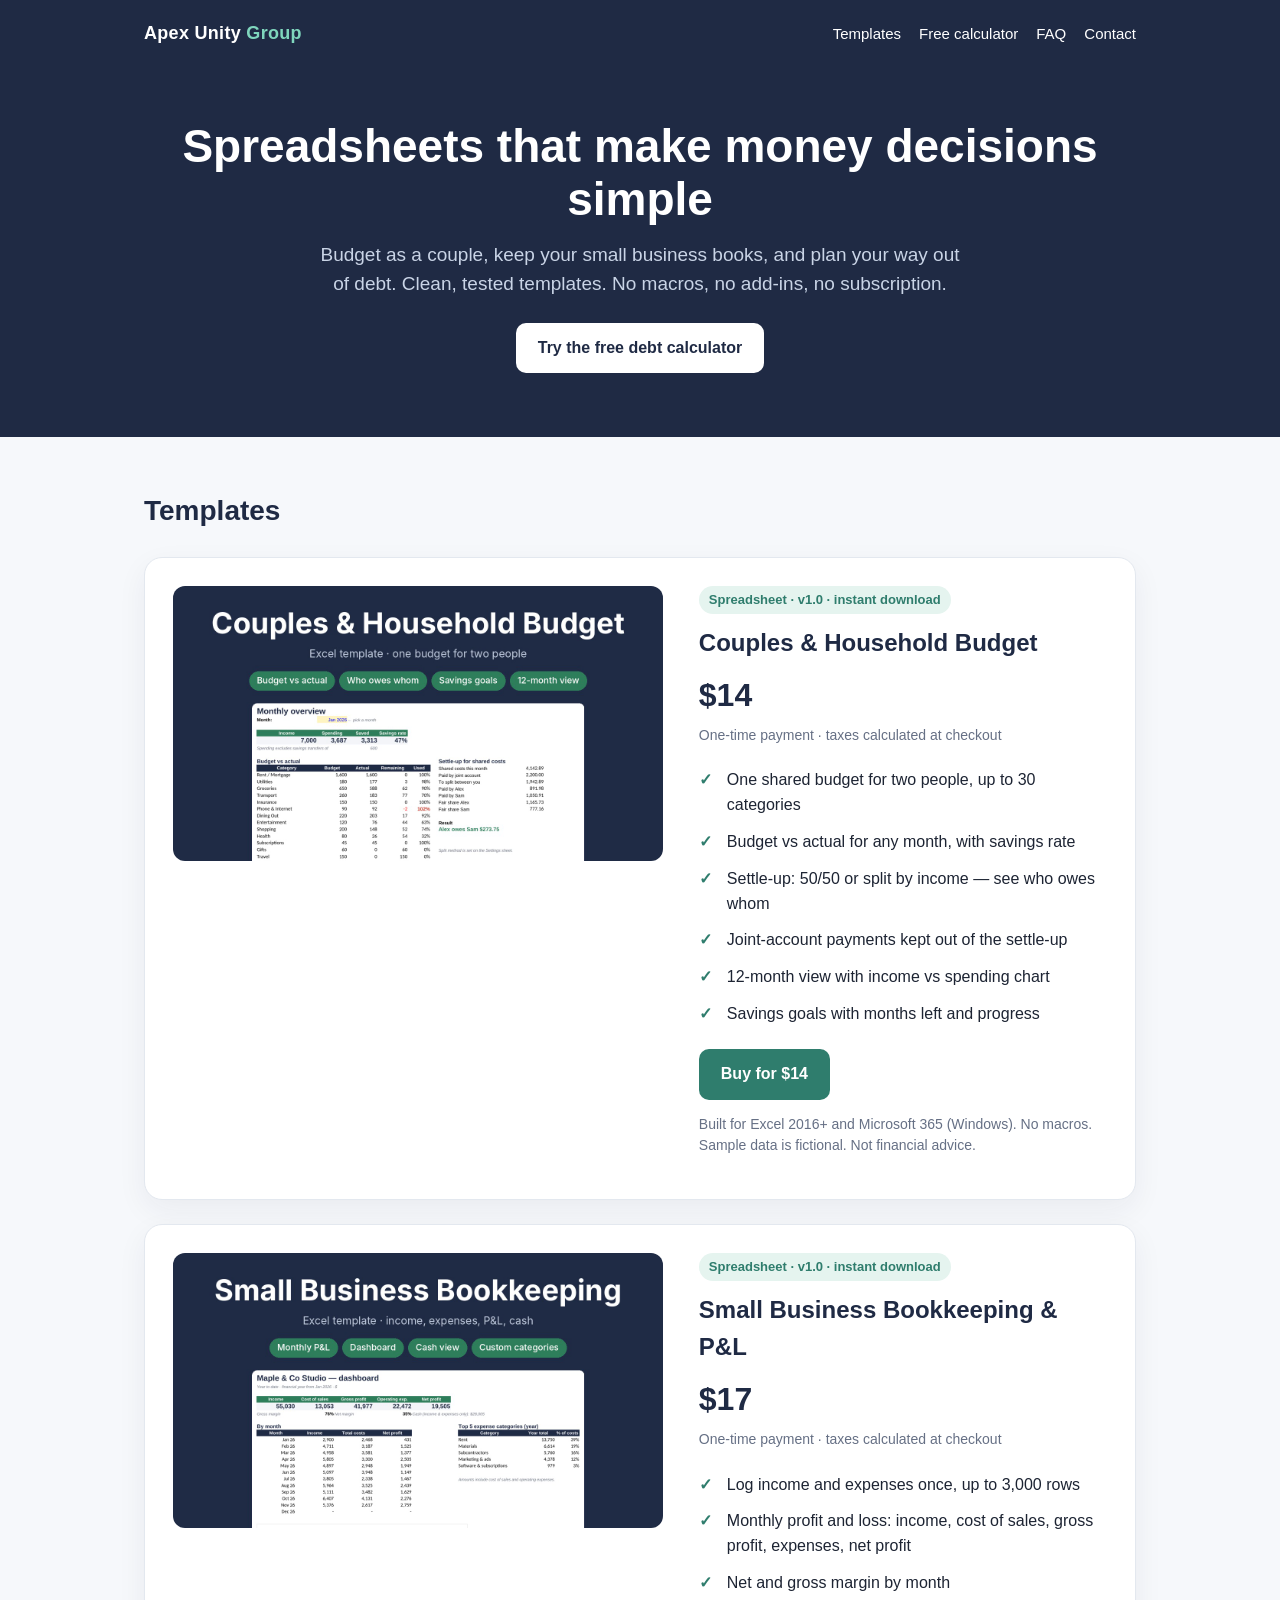
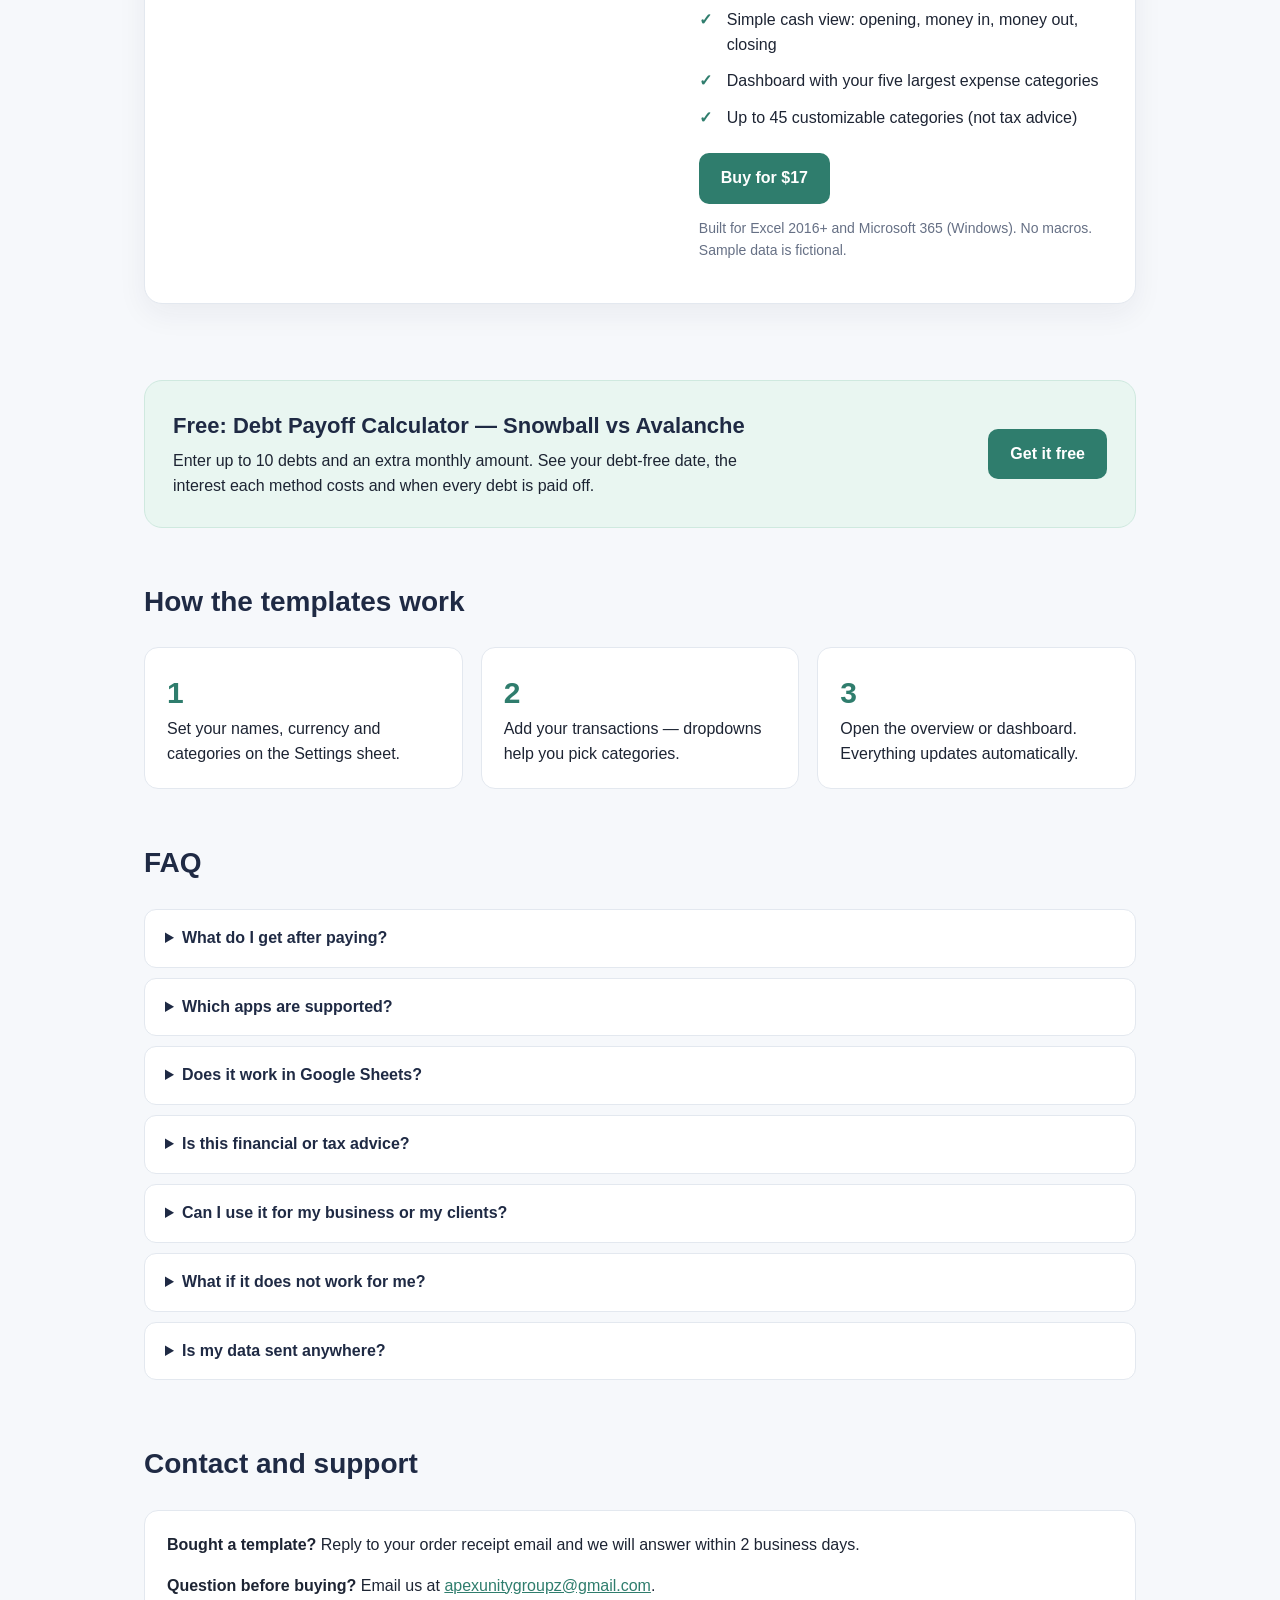
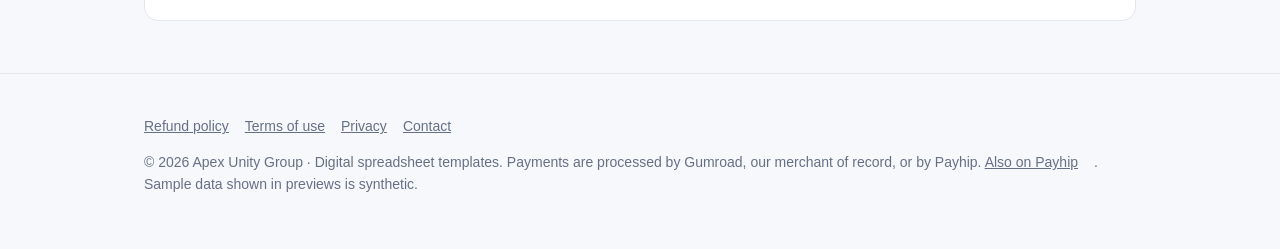
<file: index.html>
<!DOCTYPE html>
<html lang="en">
<head>
<meta charset="utf-8">
<meta name="viewport" content="width=device-width, initial-scale=1">
<title>Apex Unity Group — budget and bookkeeping spreadsheet templates</title>
<meta name="description" content="Simple, tested spreadsheet templates: a couples budget, small business bookkeeping with P&L, and a free debt payoff calculator. No macros.">
<meta property="og:title" content="Apex Unity Group — budget and bookkeeping spreadsheet templates">
<meta property="og:description" content="Simple, tested spreadsheet templates: a couples budget, small business bookkeeping with P&L, and a free debt payoff calculator. No macros.">
<meta property="og:image" content="https://ksaoua.github.io/og.jpg">
<link rel="stylesheet" href="style.css">
</head>
<body>
<header>
  <div class="wrap">
    <nav><a class="logo" href="index.html">Apex Unity <span>Group</span></a>
      <div><a href="index.html#templates">Templates</a><a href="index.html#free">Free calculator</a><a href="index.html#faq">FAQ</a><a href="index.html#contact">Contact</a></div></nav>
    <div class="hero">
      <h1>Spreadsheets that make money decisions simple</h1>
      <p>Budget as a couple, keep your small business books, and plan your way out of debt. Clean, tested templates. No macros, no add-ins, no subscription.</p>
      <a class="btn light" href="#free">Try the free debt calculator</a>
    </div>
  </div>
</header>

<section id="templates">
  <div class="wrap">
    <h2>Templates</h2>

    <div class="product">
      <img src="couples-budget.jpg" alt="Couples and household budget spreadsheet preview" loading="lazy">
      <div>
        <span class="tag">Spreadsheet &middot; v1.0 &middot; instant download</span>
        <h3 style="font-size:24px;margin:10px 0 0;color:var(--navy)">Couples &amp; Household Budget</h3>
        <div class="price">$14</div>
        <div class="small">One-time payment &middot; taxes calculated at checkout</div>
        <ul class="check"><li>One shared budget for two people, up to 30 categories</li><li>Budget vs actual for any month, with savings rate</li><li>Settle-up: 50/50 or split by income &mdash; see who owes whom</li><li>Joint-account payments kept out of the settle-up</li><li>12-month view with income vs spending chart</li><li>Savings goals with months left and progress</li></ul>
        <a class="btn" href="https://apexunitygroup.gumroad.com/l/couples-budget">Buy for $14</a>
        <p class="small">Built for Excel 2016+ and Microsoft 365 (Windows). No macros. Sample data is fictional. Not financial advice.</p>
      </div>
    </div>

    <div class="product">
      <img src="bookkeeping.jpg" alt="Small business bookkeeping and profit and loss spreadsheet preview" loading="lazy">
      <div>
        <span class="tag">Spreadsheet &middot; v1.0 &middot; instant download</span>
        <h3 style="font-size:24px;margin:10px 0 0;color:var(--navy)">Small Business Bookkeeping &amp; P&amp;L</h3>
        <div class="price">$17</div>
        <div class="small">One-time payment &middot; taxes calculated at checkout</div>
        <ul class="check"><li>Log income and expenses once, up to 3,000 rows</li><li>Monthly profit and loss: income, cost of sales, gross profit, expenses, net profit</li><li>Net and gross margin by month</li><li>Simple cash view: opening, money in, money out, closing</li><li>Dashboard with your five largest expense categories</li><li>Up to 45 customizable categories (not tax advice)</li></ul>
        <a class="btn" href="https://apexunitygroup.gumroad.com/l/small-business-bookkeeping">Buy for $17</a>
        <p class="small">Built for Excel 2016+ and Microsoft 365 (Windows). No macros. Sample data is fictional.</p>
      </div>
    </div>
  </div>
</section>

<section id="free" style="padding-top:0">
  <div class="wrap">
    <div class="free">
      <div style="max-width:620px">
        <h3>Free: Debt Payoff Calculator &mdash; Snowball vs Avalanche</h3>
        <p style="margin:0">Enter up to 10 debts and an extra monthly amount. See your debt-free date, the interest each method costs and when every debt is paid off.</p>
      </div>
      <a class="btn" href="https://apexunitygroup.gumroad.com/l/debt-payoff-calculator">Get it free</a>
    </div>
  </div>
</section>

<section style="padding-top:0">
  <div class="wrap">
    <h2>How the templates work</h2>
    <div class="grid3">
      <div class="card"><b class="n">1</b>Set your names, currency and categories on the Settings sheet.</div>
      <div class="card"><b class="n">2</b>Add your transactions &mdash; dropdowns help you pick categories.</div>
      <div class="card"><b class="n">3</b>Open the overview or dashboard. Everything updates automatically.</div>
    </div>
  </div>
</section>

<section id="faq" style="padding-top:0">
  <div class="wrap">
    <h2>FAQ</h2>
    <details><summary>What do I get after paying?</summary><p>An .xlsx file you can download immediately from the order confirmation page and from the receipt email. It is yours to keep; there is no subscription.</p></details>
    <details><summary>Which apps are supported?</summary><p>Excel 2016 or newer and Microsoft 365 on Windows. Excel for Mac, Numbers and LibreOffice are not tested. The templates use standard formulas only: no macros and no add-ins.</p></details>
    <details><summary>Does it work in Google Sheets?</summary><p>Not tested yet. The templates use standard formulas, but we only promise Excel for now.</p></details>
    <details><summary>Is this financial or tax advice?</summary><p>No. These are tools for organizing your own numbers. For tax questions, ask a local accountant.</p></details>
    <details><summary>Can I use it for my business or my clients?</summary><p>Yes. One purchase = one household or one business. You may share the reports you make (PDF or print) with your clients; keeping books for another business needs another licence. Reselling or sharing the template file itself is not allowed. See the <a href="terms.html">terms of use</a>.</p></details>
    <details><summary>What if it does not work for me?</summary><p>Ask within 14 days of purchase and we refund you in full, no questions asked. We are also happy to help fix any problem. See the <a href="refund.html">refund policy</a>.</p></details>
    <details><summary>Is my data sent anywhere?</summary><p>No. The templates are ordinary offline spreadsheet files. Your data stays with you.</p></details>
  </div>
</section>

<section id="contact" style="padding-top:0">
  <div class="wrap">
    <h2>Contact and support</h2>
    <div class="card">
      <p style="margin-top:0"><strong>Bought a template?</strong> Reply to your order receipt email and we will answer within 2 business days.</p>
      <p style="margin-bottom:0"><strong>Question before buying?</strong> Email us at <a href="mailto:apexunitygroupz@gmail.com">apexunitygroupz@gmail.com</a>.</p>
    </div>
  </div>
</section>

<footer>
  <div class="wrap">
    <p><a href="refund.html">Refund policy</a><a href="terms.html">Terms of use</a><a href="privacy.html">Privacy</a><a href="index.html#contact">Contact</a></p>
    <p>&copy; 2026 Apex Unity Group &middot; Digital spreadsheet templates. Payments are processed by Gumroad, our merchant of record, or by Payhip. <a href="https://payhip.com/ApexUnity">Also on Payhip</a>. Sample data shown in previews is synthetic.</p>
  </div>
</footer>
</body>
</html>
</file>
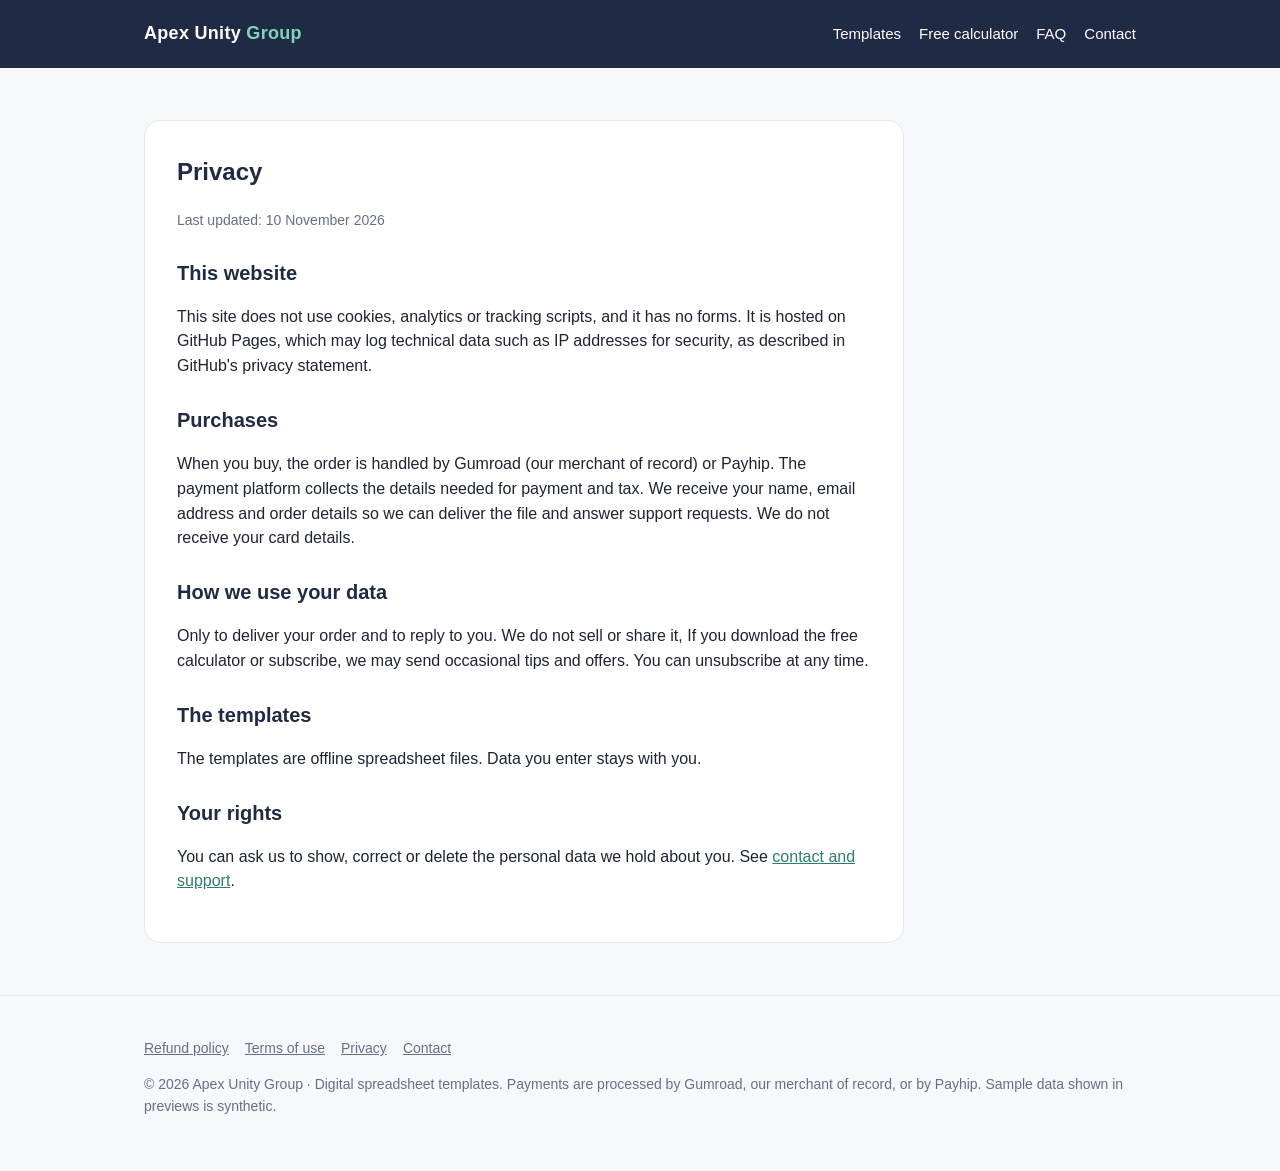
<file: privacy.html>
<!DOCTYPE html>
<html lang="en">
<head>
<meta charset="utf-8">
<meta name="viewport" content="width=device-width, initial-scale=1">
<title>Privacy — Apex Unity Group</title>
<meta name="description" content="Privacy for Apex Unity Group spreadsheet templates.">
<meta property="og:title" content="Privacy — Apex Unity Group">
<meta property="og:description" content="Privacy for Apex Unity Group spreadsheet templates.">
<meta property="og:image" content="https://ksaoua.github.io/og.jpg">
<link rel="stylesheet" href="style.css">
</head>
<body>
<header>
  <div class="wrap">
    <nav><a class="logo" href="index.html">Apex Unity <span>Group</span></a>
      <div><a href="index.html#templates">Templates</a><a href="index.html#free">Free calculator</a><a href="index.html#faq">FAQ</a><a href="index.html#contact">Contact</a></div></nav>
    
  </div>
</header>
<section><div class="wrap"><div class="doc"><h1>Privacy</h1><p class="small">Last updated: 10 November 2026</p>
<h2>This website</h2>
<p>This site does not use cookies, analytics or tracking scripts, and it has no forms. It is hosted on GitHub Pages, which may log technical data such as IP addresses for security, as described in GitHub's privacy statement.</p>
<h2>Purchases</h2>
<p>When you buy, the order is handled by Gumroad (our merchant of record) or Payhip. The payment platform collects the details needed for payment and tax. We receive your name, email address and order details so we can deliver the file and answer support requests. We do not receive your card details.</p>
<h2>How we use your data</h2>
<p>Only to deliver your order and to reply to you. We do not sell or share it, If you download the free calculator or subscribe, we may send occasional tips and offers. You can unsubscribe at any time.</p>
<h2>The templates</h2>
<p>The templates are offline spreadsheet files. Data you enter stays with you.</p>
<h2>Your rights</h2>
<p>You can ask us to show, correct or delete the personal data we hold about you. See <a href="index.html#contact">contact and support</a>.</p></div></div></section>
<footer>
  <div class="wrap">
    <p><a href="refund.html">Refund policy</a><a href="terms.html">Terms of use</a><a href="privacy.html">Privacy</a><a href="index.html#contact">Contact</a></p>
    <p>&copy; 2026 Apex Unity Group &middot; Digital spreadsheet templates. Payments are processed by Gumroad, our merchant of record, or by Payhip. Sample data shown in previews is synthetic.</p>
  </div>
</footer>
</body>
</html>
</file>
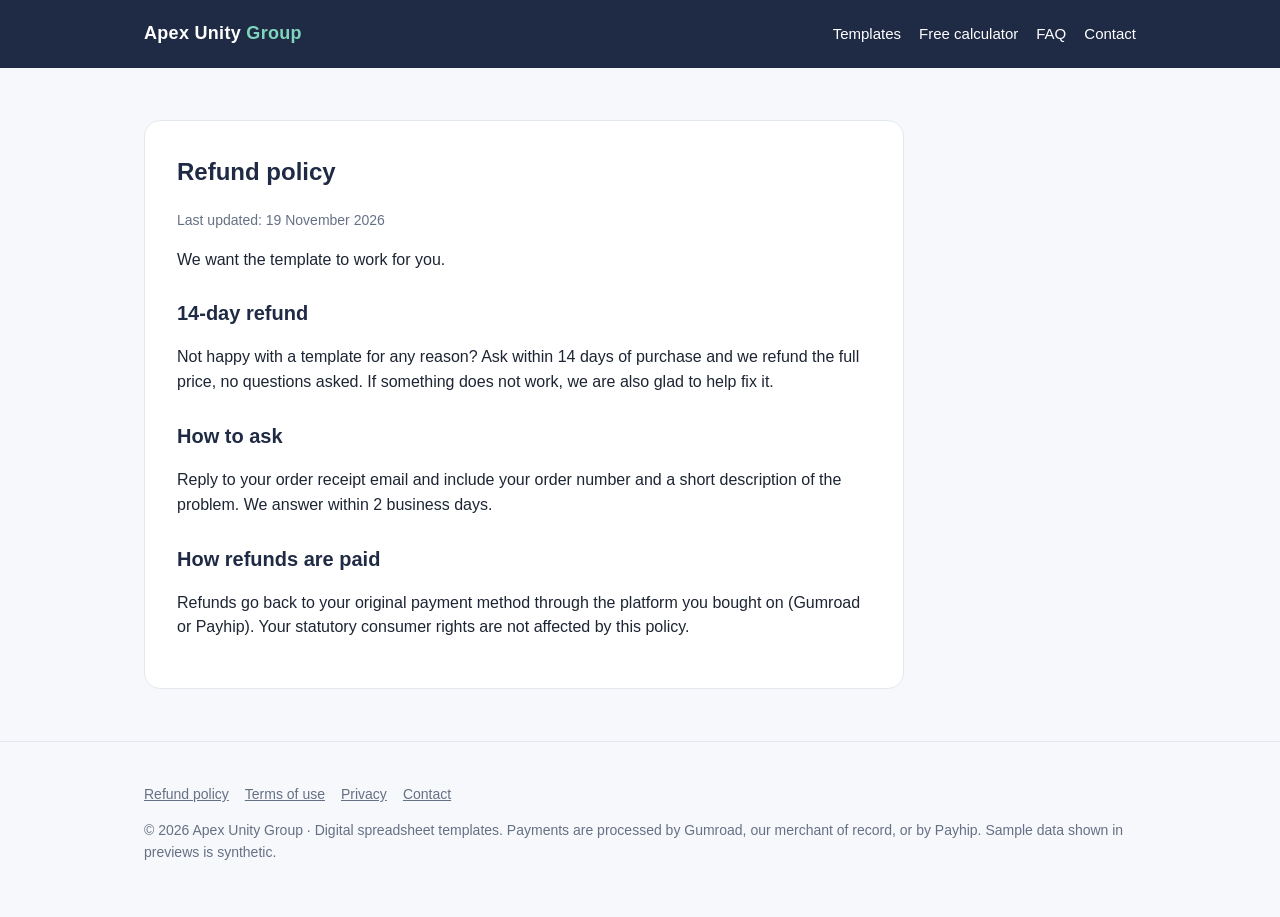
<file: refund.html>
<!DOCTYPE html>
<html lang="en">
<head>
<meta charset="utf-8">
<meta name="viewport" content="width=device-width, initial-scale=1">
<title>Refund policy — Apex Unity Group</title>
<meta name="description" content="Refund policy for Apex Unity Group spreadsheet templates.">
<meta property="og:title" content="Refund policy — Apex Unity Group">
<meta property="og:description" content="Refund policy for Apex Unity Group spreadsheet templates.">
<meta property="og:image" content="https://ksaoua.github.io/og.jpg">
<link rel="stylesheet" href="style.css">
</head>
<body>
<header>
  <div class="wrap">
    <nav><a class="logo" href="index.html">Apex Unity <span>Group</span></a>
      <div><a href="index.html#templates">Templates</a><a href="index.html#free">Free calculator</a><a href="index.html#faq">FAQ</a><a href="index.html#contact">Contact</a></div></nav>
    
  </div>
</header>
<section><div class="wrap"><div class="doc"><h1>Refund policy</h1><p class="small">Last updated: 19 November 2026</p>
<p>We want the template to work for you.</p>
<h2>14-day refund</h2>
<p>Not happy with a template for any reason? Ask within 14 days of purchase and we refund the full price, no questions asked. If something does not work, we are also glad to help fix it.</p>
<h2>How to ask</h2>
<p>Reply to your order receipt email and include your order number and a short description of the problem. We answer within 2 business days.</p>
<h2>How refunds are paid</h2>
<p>Refunds go back to your original payment method through the platform you bought on (Gumroad or Payhip). Your statutory consumer rights are not affected by this policy.</p></div></div></section>
<footer>
  <div class="wrap">
    <p><a href="refund.html">Refund policy</a><a href="terms.html">Terms of use</a><a href="privacy.html">Privacy</a><a href="index.html#contact">Contact</a></p>
    <p>&copy; 2026 Apex Unity Group &middot; Digital spreadsheet templates. Payments are processed by Gumroad, our merchant of record, or by Payhip. Sample data shown in previews is synthetic.</p>
  </div>
</footer>
</body>
</html>
</file>
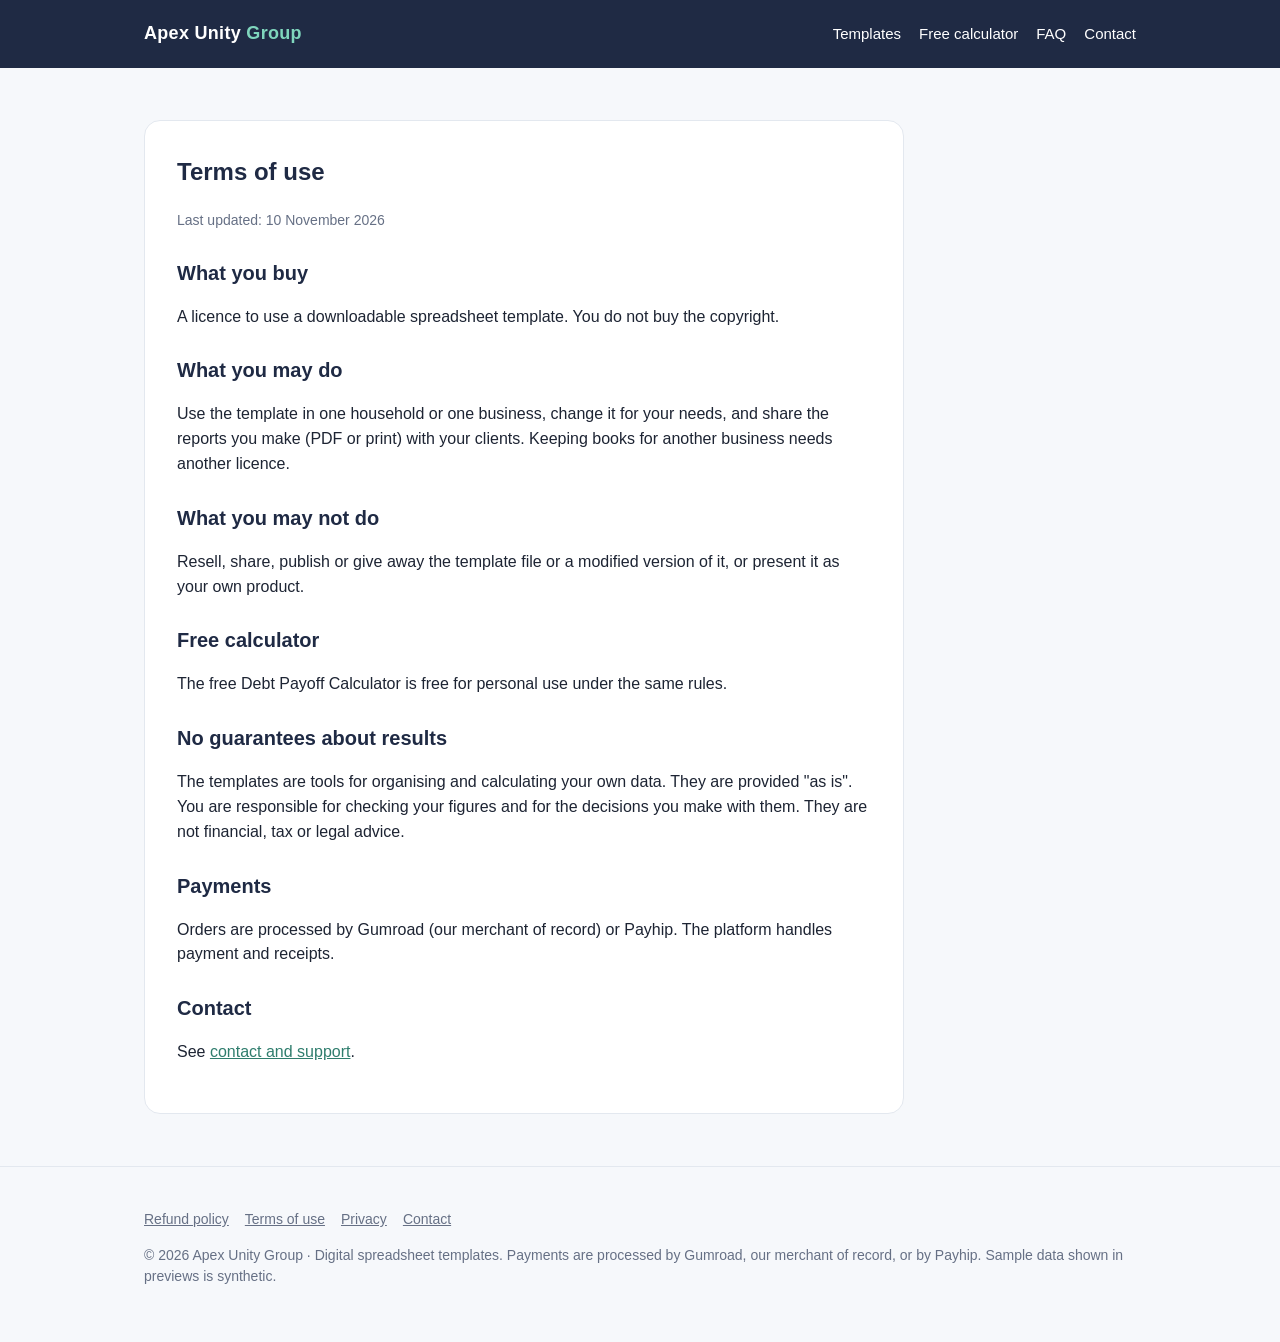
<file: terms.html>
<!DOCTYPE html>
<html lang="en">
<head>
<meta charset="utf-8">
<meta name="viewport" content="width=device-width, initial-scale=1">
<title>Terms of use — Apex Unity Group</title>
<meta name="description" content="Terms of use for Apex Unity Group spreadsheet templates.">
<meta property="og:title" content="Terms of use — Apex Unity Group">
<meta property="og:description" content="Terms of use for Apex Unity Group spreadsheet templates.">
<meta property="og:image" content="https://ksaoua.github.io/og.jpg">
<link rel="stylesheet" href="style.css">
</head>
<body>
<header>
  <div class="wrap">
    <nav><a class="logo" href="index.html">Apex Unity <span>Group</span></a>
      <div><a href="index.html#templates">Templates</a><a href="index.html#free">Free calculator</a><a href="index.html#faq">FAQ</a><a href="index.html#contact">Contact</a></div></nav>
    
  </div>
</header>
<section><div class="wrap"><div class="doc"><h1>Terms of use</h1><p class="small">Last updated: 10 November 2026</p>
<h2>What you buy</h2>
<p>A licence to use a downloadable spreadsheet template. You do not buy the copyright.</p>
<h2>What you may do</h2>
<p>Use the template in one household or one business, change it for your needs, and share the reports you make (PDF or print) with your clients. Keeping books for another business needs another licence.</p>
<h2>What you may not do</h2>
<p>Resell, share, publish or give away the template file or a modified version of it, or present it as your own product.</p>
<h2>Free calculator</h2>
<p>The free Debt Payoff Calculator is free for personal use under the same rules.</p>
<h2>No guarantees about results</h2>
<p>The templates are tools for organising and calculating your own data. They are provided "as is". You are responsible for checking your figures and for the decisions you make with them. They are not financial, tax or legal advice.</p>
<h2>Payments</h2>
<p>Orders are processed by Gumroad (our merchant of record) or Payhip. The platform handles payment and receipts.</p>
<h2>Contact</h2>
<p>See <a href="index.html#contact">contact and support</a>.</p></div></div></section>
<footer>
  <div class="wrap">
    <p><a href="refund.html">Refund policy</a><a href="terms.html">Terms of use</a><a href="privacy.html">Privacy</a><a href="index.html#contact">Contact</a></p>
    <p>&copy; 2026 Apex Unity Group &middot; Digital spreadsheet templates. Payments are processed by Gumroad, our merchant of record, or by Payhip. Sample data shown in previews is synthetic.</p>
  </div>
</footer>
</body>
</html>
</file>
<file: style.css>
:root { --navy:#1F2A44; --teal:#2F7D6D; --ink:#1d2433; --muted:#667085; --bg:#f6f8fb; --line:#e3e8ef; }
  * { box-sizing:border-box; }
  body { margin:0; font-family:-apple-system,BlinkMacSystemFont,"Segoe UI",Inter,Roboto,Arial,sans-serif; color:var(--ink); background:var(--bg); line-height:1.55; }
  a { color:var(--teal); }
  header { background:var(--navy); color:#fff; }
  .wrap { max-width:1040px; margin:0 auto; padding:0 24px; }
  nav { display:flex; justify-content:space-between; align-items:center; padding:20px 0; gap:16px; flex-wrap:wrap; }
  nav a { color:#fff; text-decoration:none; margin-left:18px; font-size:15px; }
  .logo { font-weight:800; letter-spacing:.3px; font-size:18px; color:#fff; text-decoration:none; margin:0; }
  .logo span { color:#7fd6bd; }
  .hero { padding:52px 0 64px; text-align:center; }
  .hero h1 { font-size:clamp(30px,5vw,46px); margin:0 0 14px; line-height:1.15; }
  .hero p { font-size:19px; color:#c9d4e6; max-width:660px; margin:0 auto 24px; }
  section { padding:52px 0; }
  h2 { font-size:28px; margin:0 0 24px; color:var(--navy); }
  .product { display:grid; grid-template-columns:1.2fr 1fr; gap:36px; align-items:start; background:#fff; border:1px solid var(--line); border-radius:18px; padding:28px; box-shadow:0 10px 30px rgba(31,42,68,.06); margin-bottom:24px; }
  .product img { width:100%; border-radius:12px; display:block; }
  .tag { display:inline-block; background:#e5f4ef; color:var(--teal); font-weight:700; font-size:13px; padding:4px 10px; border-radius:99px; }
  .price { font-size:32px; font-weight:800; color:var(--navy); margin:10px 0 4px; }
  .price s { font-size:20px; color:var(--muted); font-weight:500; margin-left:8px; }
  ul.check { list-style:none; padding:0; margin:16px 0; }
  ul.check li { padding:6px 0 6px 28px; position:relative; }
  ul.check li::before { content:"\2713"; position:absolute; left:0; color:var(--teal); font-weight:800; }
  .btn { display:inline-block; background:var(--teal); color:#fff; text-decoration:none; font-weight:700; padding:13px 22px; border-radius:10px; }
  .btn.light { background:#fff; color:var(--navy); }
  .btn.ghost { background:transparent; color:var(--teal); border:2px solid var(--teal); padding:11px 20px; }
  .small { color:var(--muted); font-size:14px; }
  .grid3 { display:grid; grid-template-columns:repeat(3,1fr); gap:18px; }
  .card { background:#fff; border:1px solid var(--line); border-radius:14px; padding:22px; }
  .card b.n { display:block; font-size:30px; color:var(--teal); }
  .free { background:#e9f6f1; border:1px solid #cfe9df; border-radius:18px; padding:28px; display:flex; gap:24px; align-items:center; justify-content:space-between; flex-wrap:wrap; }
  .free h3 { margin:0 0 6px; font-size:22px; color:var(--navy); }
  details { background:#fff; border:1px solid var(--line); border-radius:12px; padding:16px 20px; margin-bottom:10px; }
  summary { font-weight:700; cursor:pointer; color:var(--navy); }
  details p { margin:10px 0 0; }
  footer { border-top:1px solid var(--line); padding:28px 0 40px; color:var(--muted); font-size:14px; }
  footer a { color:var(--muted); margin-right:16px; }
  .doc { max-width:760px; background:#fff; border:1px solid var(--line); border-radius:16px; padding:32px; }
  .doc h1 { color:var(--navy); margin-top:0; }
  .doc h2 { font-size:20px; margin:26px 0 8px; }
  @media (max-width:760px) { .product, .grid3 { grid-template-columns:1fr; } }
</file>
